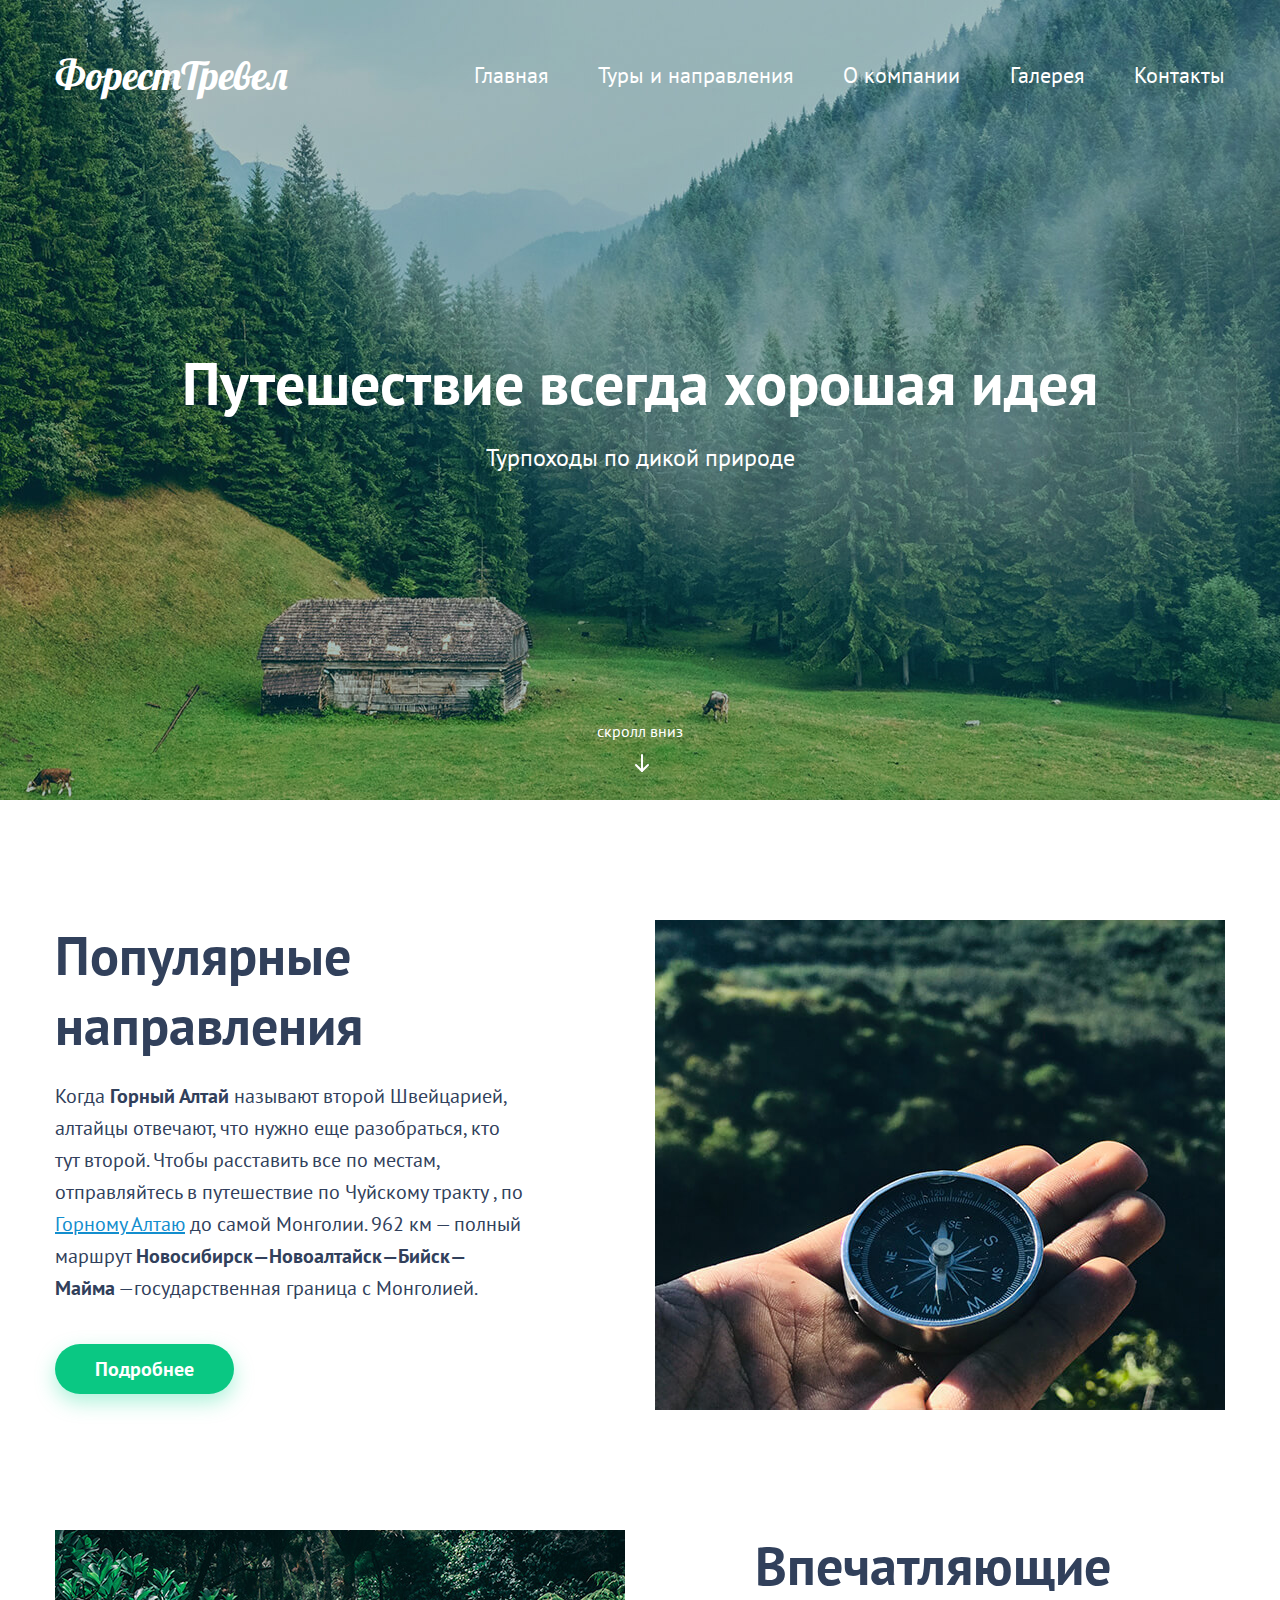
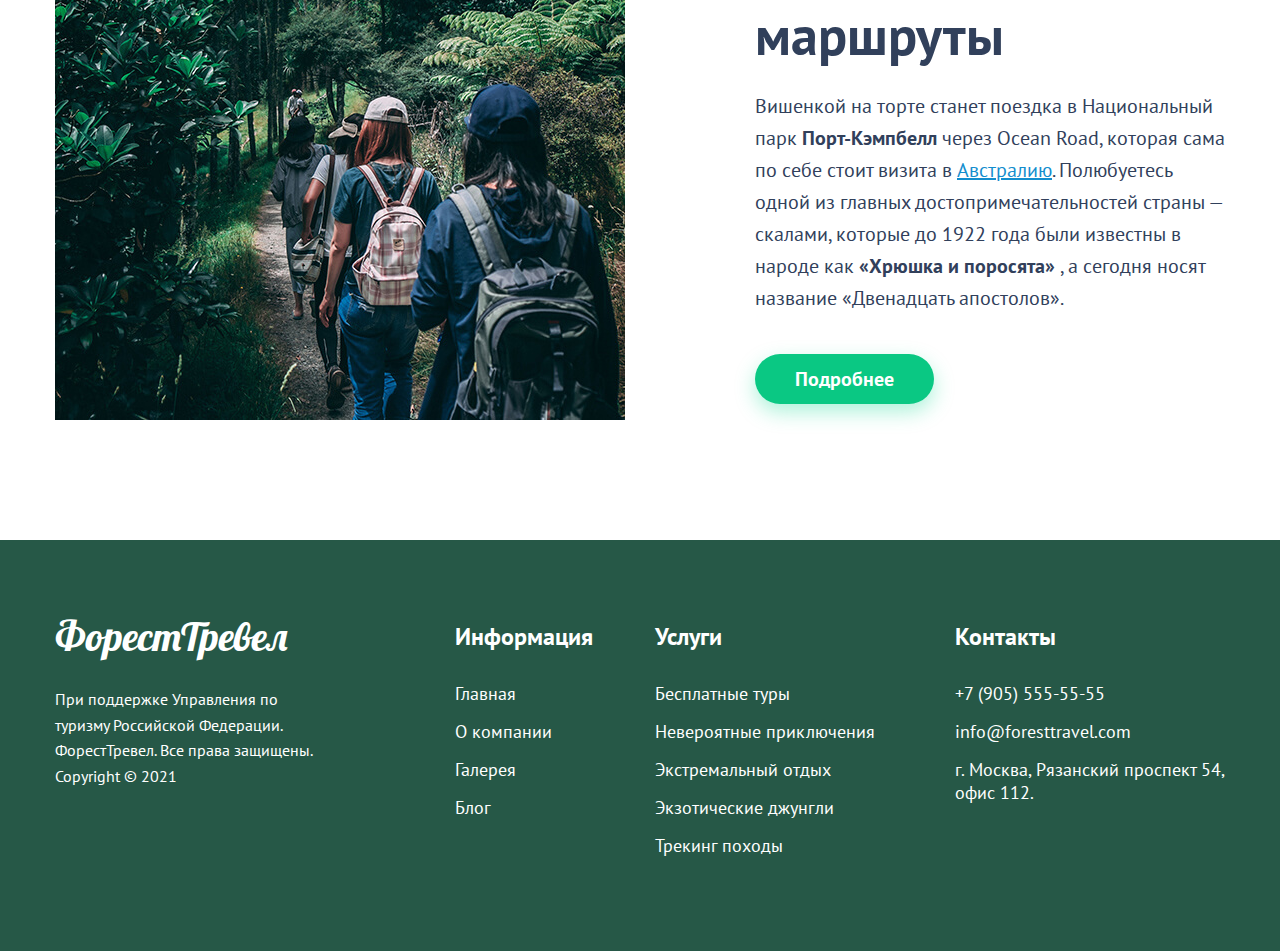
<file: index.html>
<!DOCTYPE html>
<html lang="ru">

<head>
    <meta charset="UTF-8">
    <meta name="viewport" content="width=device-width, initial-scale=1.0">
    <title>Туристическое агенство Форест Тревел</title>
    <meta name="description" content="Турпоходы по дикой природе от туристического агенства Форест Тревел в Москве">
    <meta name="keywords" content="турпоходы, лес, природа, турагенство, Форест Тревел">
    <link rel="stylesheet" href="./css/main.css">
    <link rel="preconnect" href="https://fonts.gstatic.com" crossorigin>
    <link href="https://fonts.googleapis.com/css2?family=Lobster&family=PT+Sans:wght@400;700&display=swap"
        rel="stylesheet">

    <meta property="og:url" content="http://makokoc3.beget.tech/forest-trevel/index.html">
    <meta property="og:type" content="website">
    <meta property="og:title" content="Туристическое агенство Форест Тревел">

    <meta property="og:description" content="Турпоходы по дикой природе">
    <meta property="og:image" content="http://makokoc3.beget.tech/forest-trevel/img/opengraph.jpg">

    <link rel="apple-touch-icon" sizes="180x180" href="./img/favicons/apple-touch-icon.png">
    <link rel="icon" type="image/png" sizes="32x32" href="./img/favicons/favicon-32x32.png">
    <link rel="icon" type="image/png" sizes="16x16" href="./img/favicons/favicon-16x16.png">
    <link rel="manifest" href="./img/favicons/site.webmanifest">
    <link rel="mask-icon" href="./img/favicons/favicons/safari-pinned-tab.svg" color="#5bbad5">
    <link rel="shortcut icon" href="./img/favicons/favicon.ico">

    <meta name="msapplication-TileColor" content="#00aba9">
    <meta name="msapplication-config" content="./img/browserconfig.xml">
    <meta name="theme-color" content="#ffffff">
</head>
<!-- ./img/apple-touch-icon.png -->
<body>
    <header class="header">
        <div class="header-top">
            <div class="logo">ФорестТревел</div>
            <nav class="header-nav">
                <ul class="header-nav-list">
                    <li class="header-nav-list-item"><a class="header-nav-link" href="./index.html">Главная</a></li>
                    <li class="header-nav-list-item"><a class="header-nav-link" href="./tours.html">Туры и
                            направления</a></li>
                    <li class="header-nav-list-item"><a class="header-nav-link" href="#">О компании</a></li>
                    <li class="header-nav-list-item"><a class="header-nav-link" href="#">Галерея</a></li>
                    <li class="header-nav-list-item"><a class="header-nav-link" href="./contacts.html">Контакты</a></li>
                </ul>
                <button class="header-nav-button">
                    <img src="./img/header/menu.svg" alt="Menu Button">
                </button>
            </nav>
        </div>

        <div class="header-content">
            <h1 class="header-title">Путешествие всегда хорошая идея</h1>
            <p>Турпоходы по дикой природе</p>
        </div>

        <a href="#header-scroll" class="header-scroll">скролл вниз</a>
    </header>

    <main class="main">
        <div class="container">
            <!-- main row -->
            <article class="main-row">
                <div class="main-content">
                    <div class="main-content-header">
                        <h2 class="main-header" id="header-scroll">Популярные направления</h2>
                    </div>
                    <div class="main-content-text">
                        <p>Когда <span>Горный Алтай</span> называют второй Швейцарией, алтайцы отвечают, что нужно еще
                            разобраться, кто тут второй. Чтобы расставить все по местам, отправляйтесь в путешествие по
                            Чуйскому тракту , по <a href="#">Горному Алтаю</a> до самой Монголии. 962 км — полный
                            маршрут <span>Новосибирск—Новоалтайск—Бийск—Майма</span> —государственная граница с
                            Монголией.</p>
                    </div>
                    <a href="#" class="button">Подробнее</a>
                </div>
                <div class="main-img">
                    <img src="./img/main-page/img-01.jpg" alt="Популярные направления">
                </div>
            </article>
            <!-- main row -->
            <article class="main-row">
                <div class="main-content">
                    <div class="main-content-header">
                        <h2 class="main-header">Впечатляющие маршруты</h2>
                    </div>
                    <div class="main-content-text">
                        <p>Вишенкой на торте станет поездка в Национальный парк <span>Порт-Кэмпбелл</span> через Ocean
                            Road, которая сама по себе стоит визита в <a href="#">Австралию</a>. Полюбуетесь одной из
                            главных достопримечательностей страны — скалами, которые до 1922 года были известны в народе
                            как <span>«Хрюшка и поросята»</span> , а сегодня носят название «Двенадцать апостолов».</p>
                    </div>
                    <a href="#" class="button">Подробнее</a>
                </div>
                <div class="main-img">
                    <img src="./img/main-page/img-02.jpg" alt="Впечатляющие маршруты">
                </div>
            </article>
        </div>
    </main>

    <footer class="footer">
        <div class="container">
            <div class="footer-row">
                <div class="footer-corypthing">
                    <div class="footer-logo">
                        <div class="logo">ФорестТревел</div>
                    </div>
                    <p>При поддержке Управления по туризму Российской Федерации. ФорестТревел. Все права защищены.
                        Copyright © 2021</p>
                </div>
                <div class="footer-widgets-wrapper">
                    <div class="footer-widget footer-widget-info">
                        <h3 class="footer-widget-title">Информация</h3>
                        <ul class="footer-widget-list">
                            <li><a href="./index.html">Главная</a></li>
                            <li><a href="#">О компании</a></li>
                            <li><a href="#">Галерея</a></li>
                            <li><a href="#">Блог</a></li>
                        </ul>
                    </div>
                    <div class="footer-widget footer-widget-services">
                        <h3 class="footer-widget-title">Услуги</h3>
                        <ul class="footer-widget-list">
                            <li><a href="#">Бесплатные туры</a></li>
                            <li><a href="#">Невероятные приключения</a></li>
                            <li><a href="#">Экстремальный отдых</a></li>
                            <li><a href="#">Экзотические джунгли</a></li>
                            <li><a href="./tracking.html">Трекинг походы</a></li>
                        </ul>
                    </div>
                    <div class="footer-widget footer-widget-contacts">
                        <h3 class="footer-widget-title">Контакты</h3>
                        <p><a href="tel:+7905555555">+7 (905) 555-55-55</a></з>
                        <p><a href="mailto:info@foresttravel.com">info@foresttravel.com</a></p>
                        <p>г. Москва, Рязанский проспект 54, офис 112.</p>
                    </div>
                </div>
            </div>
        </div>
    </footer>

</body>

</html>
</file>
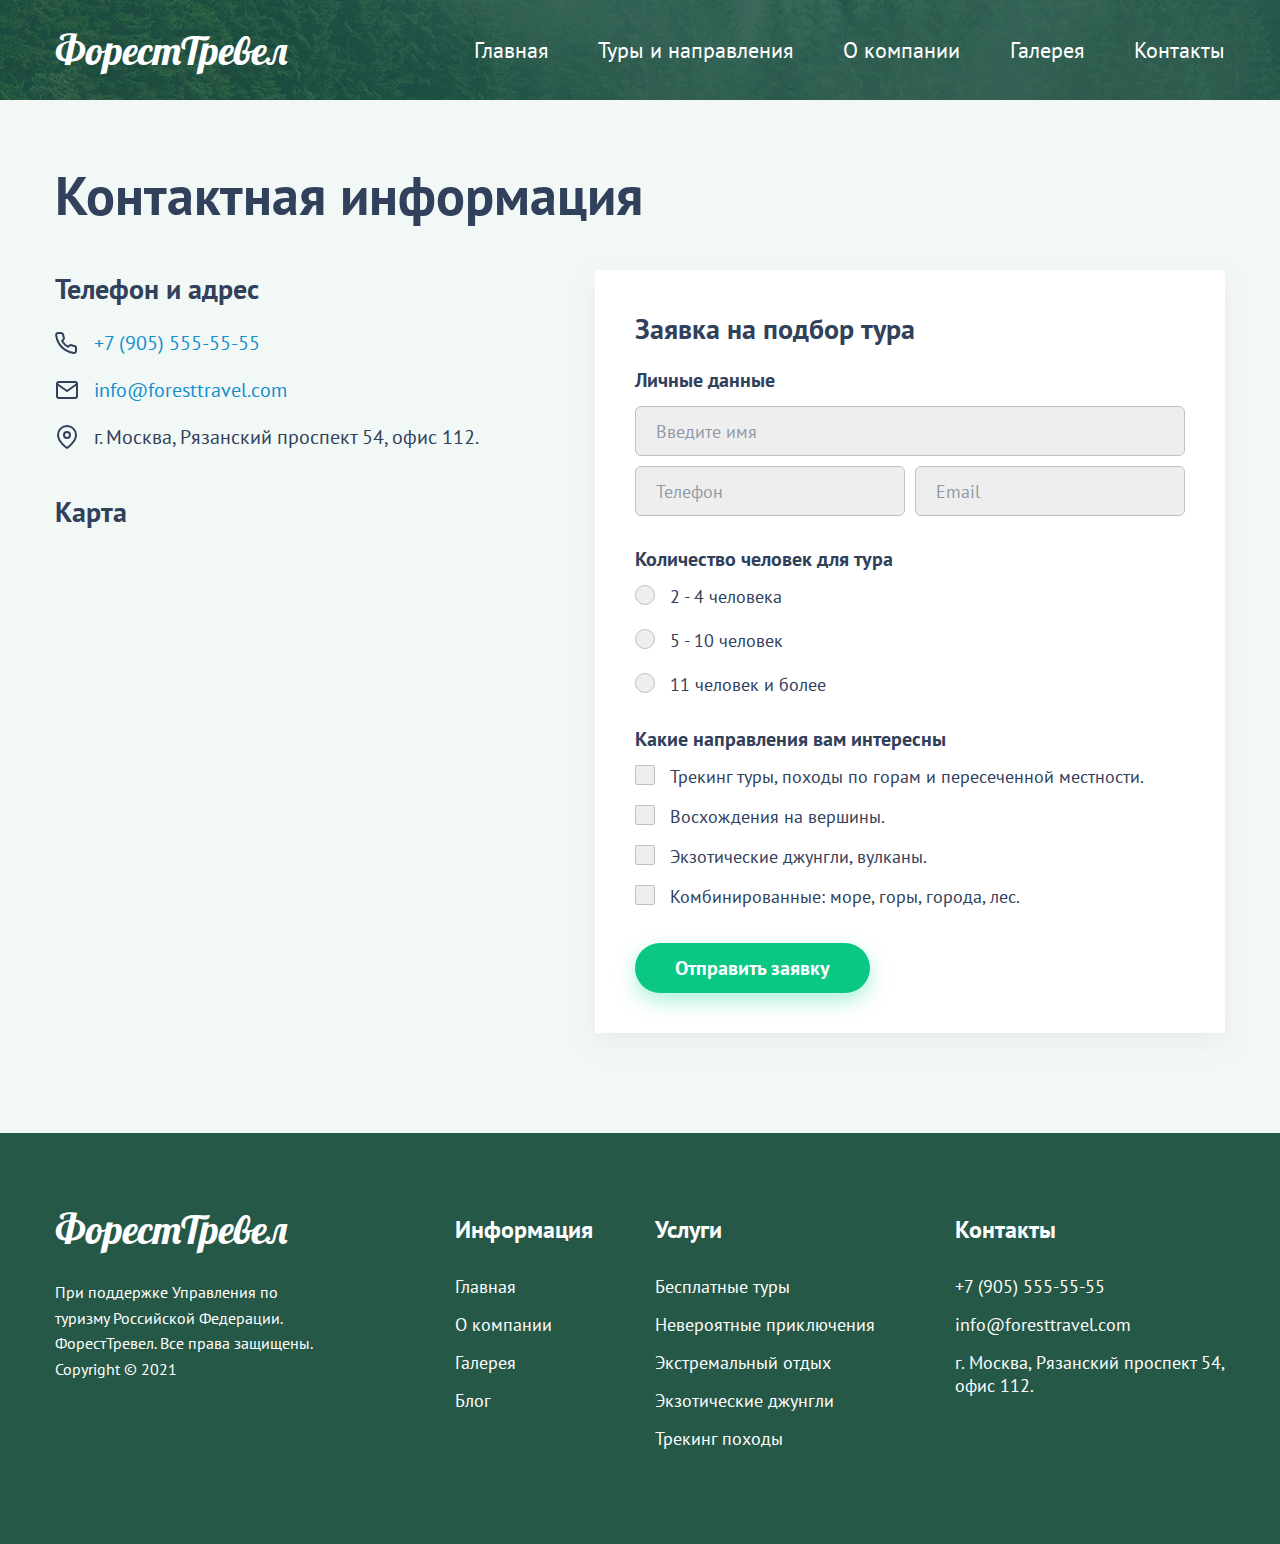
<file: contacts.html>
<!DOCTYPE html>
<html lang="ru">
<head>
    <meta charset="UTF-8">
    <meta name="viewport" content="width=device-width, initial-scale=1.0">
    <title>Контакты - агенство Форест Тревел</title>
    <link rel="stylesheet" href="./css/main.css">
    <link rel="preconnect" href="https://fonts.gstatic.com" crossorigin>
    <link href="https://fonts.googleapis.com/css2?family=Lobster&family=PT+Sans:wght@400;700&display=swap" rel="stylesheet">
    <meta property="og:url" content="http://makokoc3.beget.tech/forest-trevel/index.html">
    <meta property="og:type" content="website">
    <meta property="og:title" content="Контакты - агенство Форест Тревел">

    <meta property="og:description" content="Турпоходы по дикой природе">
    <meta property="og:image" content="http://makokoc3.beget.tech/forest-trevel/img/opengraph.jpg">
    <link rel="apple-touch-icon" sizes="180x180" href="./img/favicons/apple-touch-icon.png">
    <link rel="icon" type="image/png" sizes="32x32" href="./img/favicons/favicon-32x32.png">
    <link rel="icon" type="image/png" sizes="16x16" href="./img/favicons/favicon-16x16.png">
    <link rel="manifest" href="./img/favicons/site.webmanifest">
    <link rel="mask-icon" href="./img/favicons/favicons/safari-pinned-tab.svg" color="#5bbad5">
    <link rel="shortcut icon" href="./img/favicons/favicon.ico">

    <meta name="msapplication-TileColor" content="#00aba9">
    <meta name="msapplication-config" content="./img/browserconfig.xml">
    <meta name="theme-color" content="#ffffff">
</head>
<body class="bgcolor">
    <header class="header-inner">
        <div class="header-top">
            <div class="logo">ФорестТревел</div>
            <nav class="header-nav">
                <ul class="header-nav-list">
                    <li class="header-nav-list-item"><a class="header-nav-link" href="./index.html">Главная</a></li>
                    <li class="header-nav-list-item"><a class="header-nav-link" href="./tours.html">Туры и направления</a></li>
                    <li class="header-nav-list-item"><a class="header-nav-link" href="#">О компании</a></li>
                    <li class="header-nav-list-item"><a class="header-nav-link" href="#">Галерея</a></li>
                    <li class="header-nav-list-item"><a class="header-nav-link" href="./contacts.html">Контакты</a></li>
                </ul>
                <button class="header-nav-button">
                    <img src="./img/header/menu.svg" alt="Menu Button">
                </button>
            </nav>
        </div>
    </header>

    <main class="inner-page inner-page-contacts">
        <div class="container">
            <div class="contacts-header">
                <h1 class="main-header">Контактная информация</h1>
            </div>
            <div class="contact-row">
                <div class="contact-info">

                    <div class="contact-block">
                        <h3 class="contact-block-title">
                            Телефон и адрес
                        </h3>
                        <div class="contact-block-body">
                            <ul class="contact-list">
                                <li class="contact-list-icon phone">
                                    <a href="tel:+7905555555">+7 (905) 555-55-55</a>
                                </li>
                                <li class="contact-list-icon mail">
                                    <a href="mailto:info@foresttravel.com">info@foresttravel.com</a>
                                </li>
                                <li class="contact-list-icon addres">
                                    г. Москва, Рязанский проспект 54, офис 112.
                                </li>
                            </ul>
                        </div>
                    </div>
                    <div class="contact-block">
                        <h3 class="contact-block-title">
                            Карта
                        </h3>
                        <div class="contact-block-body">
                            <script type="text/javascript" charset="utf-8" async src="https://api-maps.yandex.ru/services/constructor/1.0/js/?um=constructor%3A2cceb350fe78185998a794661eec591d6ada0fb4abf0dde453a13c7ca45a0192&amp;width=470&amp;height=345&amp;lang=ru_RU&amp;scroll=true"></script>
                        </div>
                    </div>
                    
                </div>
                
                <form class="form">
                    <h3 class="form-title">
                        Заявка на подбор тура
                    </h3>

                    <!-- form group -->
                    <fieldset class="form-group">
                        <legend class="form-group-title">Личные данные</legend>

                        <div class="form-group-row">
                            <input class="input" type="text" placeholder="Введите имя">
                        </div>

                        <div class="form-group-row form-group-row-line">
                            <input class="input" type="tel" placeholder="Телефон" required>
                            <input class="input" type="email" placeholder="Email">
                        </div>
                    </fieldset>
                    <!-- // form group -->

                    <!--  form group -->
                    <fieldset class="form-group">
                        <legend class="form-group-title">Количество человек для тура</legend>

                        <label class="radio-row">
                            <input name="number-of-people" class="real-radio" type="radio">
                            <span class="custom-radio"></span>
                            <span>2 - 4 человека</span>
                        </label>

                        <label class="radio-row">
                            <input name="number-of-people" class="real-radio" type="radio">
                            <span class="custom-radio"></span>
                            <span>5 - 10 человек</span>
                        </label>

                        <label class="radio-row">
                            <input name="number-of-people" class="real-radio" type="radio">
                            <span class="custom-radio"></span>
                            <span>11 человек и более</span>
                        </label>
                    </fieldset>
                    <!-- // form group -->

                    <!-- form group -->
                    <fieldset class="form-group">
                        <legend class="form-group-title">Какие направления вам интересны</legend>

                        <label class="checkbox-row">
                            <input name="directions1" class="real-checkbox" type="checkbox">
                            <span class="custom-checkbox"></span>
                            <span>Трекинг туры, походы по горам и пересеченной местности.</span>
                        </label>

                        <label class="checkbox-row">
                            <input name="directions2" class="real-checkbox" type="checkbox">
                            <span class="custom-checkbox"></span>
                            <span>Восхождения на вершины.</span>
                        </label>

                        <label class="checkbox-row">
                            <input name="directions3" class="real-checkbox" type="checkbox">
                            <span class="custom-checkbox"></span>
                            <span>Экзотические джунгли, вулканы.</span>
                        </label>

                        <label class="checkbox-row">
                            <input name="directions4" class="real-checkbox" type="checkbox">
                            <span class="custom-checkbox"></span>
                            <span>Комбинированные: море, горы, города, лес.</span>
                        </label>
                    </fieldset>
                    <!-- // form group -->
                    <button class="button">Отправить заявку</button>
                </form>
            </div>
        </div>
    </main>

    <footer class="footer">
        <div class="container">
            <div class="footer-row">
                <div class="footer-corypthing">
                    <div class="footer-logo">
                        <div class="logo">ФорестТревел</div>
                    </div>
                    <p>При поддержке Управления по туризму Российской Федерации. ФорестТревел. Все права защищены. Copyright © 2021</p>
                </div>
                <div class="footer-widgets-wrapper">
                    <div class="footer-widget footer-widget-info">
                        <h3 class="footer-widget-title">Информация</h3>
                        <ul class="footer-widget-list">
                            <li><a href="./index.html">Главная</a></li>
                            <li><a href="#">О компании</a></li>
                            <li><a href="#">Галерея</a></li>
                            <li><a href="#">Блог</a></li>
                        </ul>
                    </div>
                    <div class="footer-widget footer-widget-services">
                        <h3 class="footer-widget-title">Услуги</h3>
                        <ul class="footer-widget-list">
                            <li><a href="#">Бесплатные туры</a></li>
                            <li><a href="#">Невероятные приключения</a></li>
                            <li><a href="#">Экстремальный отдых</a></li>
                            <li><a href="#">Экзотические джунгли</a></li>
                            <li><a href="./tracking.html">Трекинг походы</a></li>
                        </ul>
                    </div>  
                    <div class="footer-widget footer-widget-contacts">
                        <h3 class="footer-widget-title">Контакты</h3>
                        <p><a href="tel:+7905555555">+7 (905) 555-55-55</a></з>
                        <p><a href="mailto:info@foresttravel.com">info@foresttravel.com</a></p>
                        <p>г. Москва, Рязанский проспект 54, офис 112.</p>
                    </div>  
                </div>
            </div>
        </div>
    </footer>
</body>
</html>
</file>
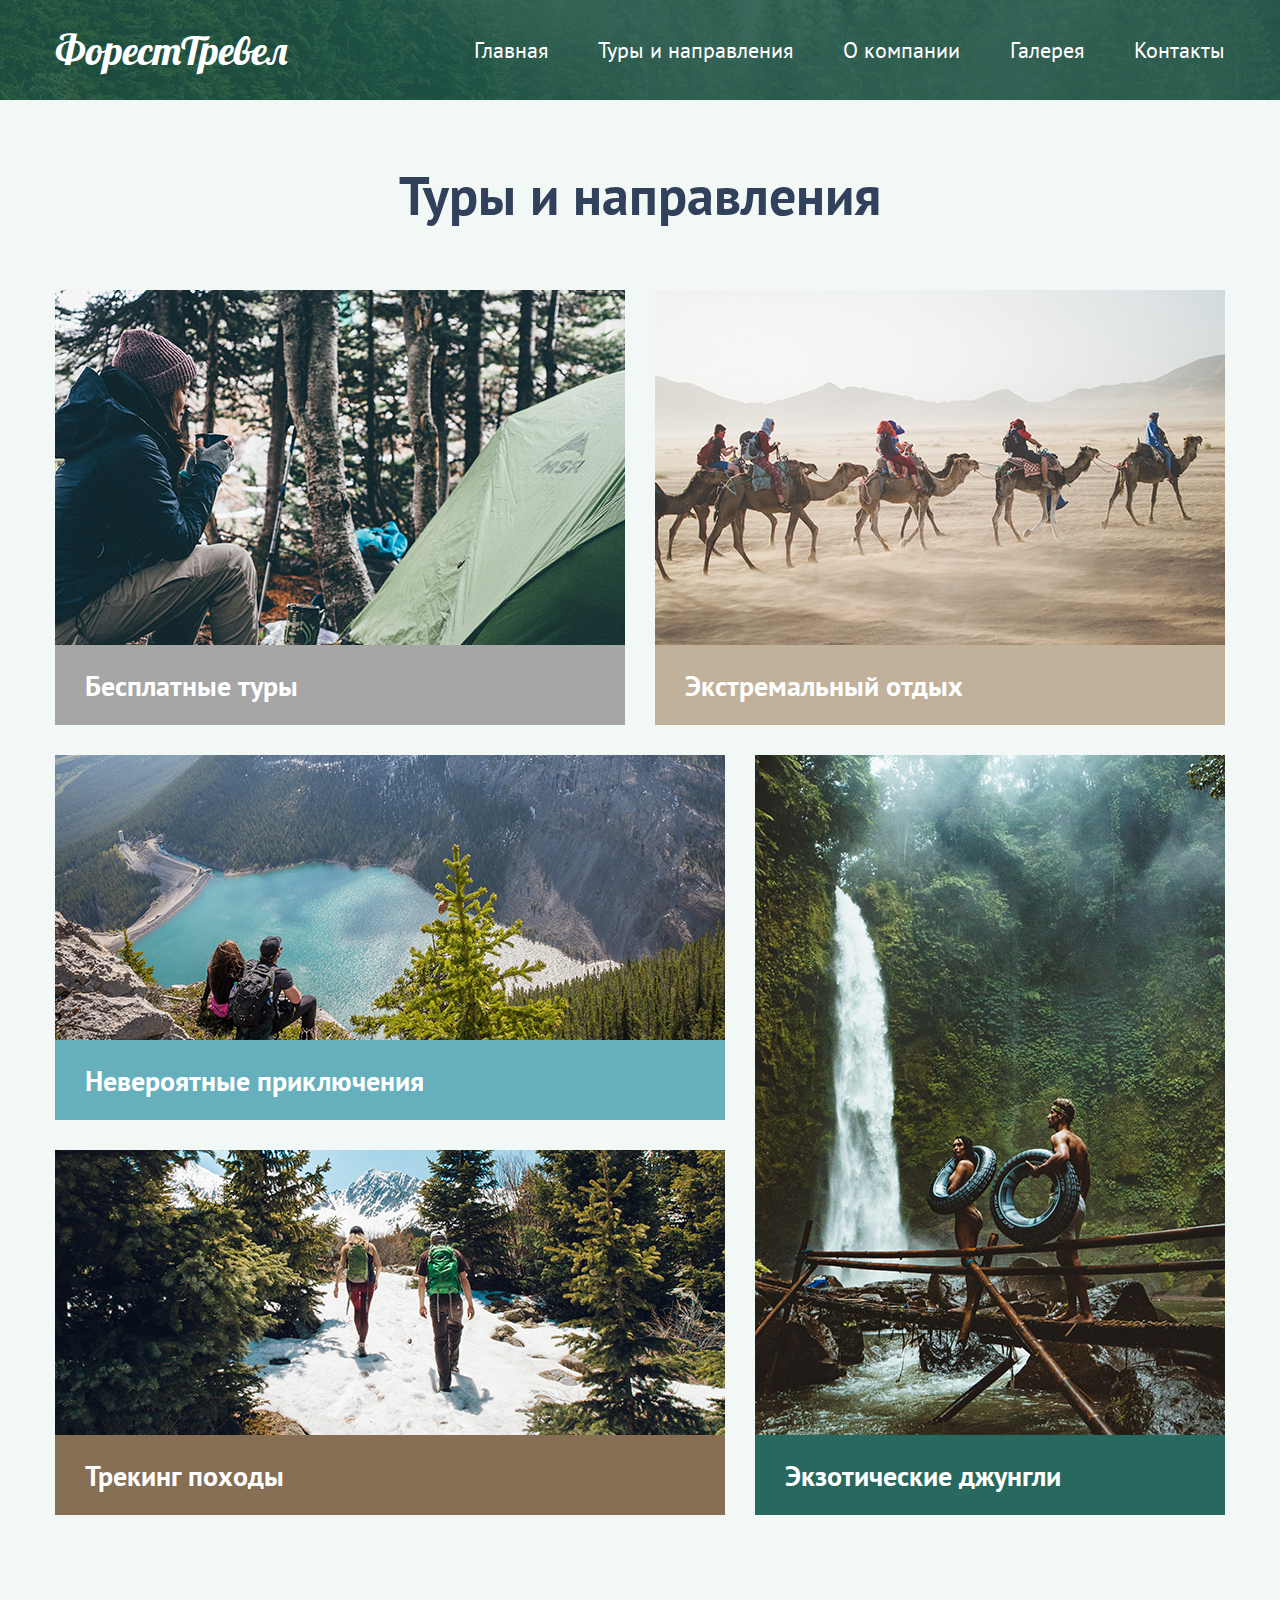
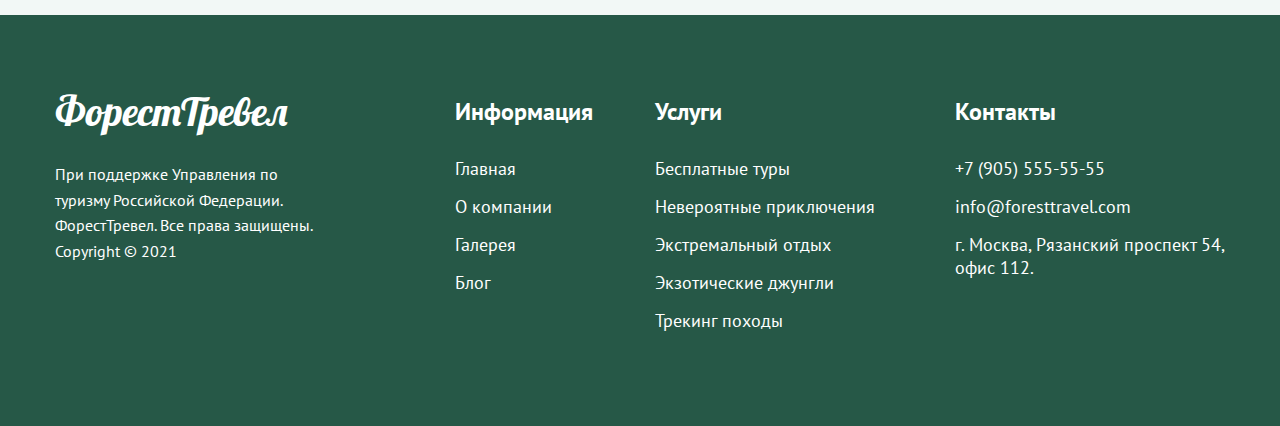
<file: tours.html>
<!DOCTYPE html>
<html lang="ru">
<head>
    <meta charset="UTF-8">
    <meta name="viewport" content="width=device-width, initial-scale=1.0">
    <title>Туры и направления - агенство Форест Тревел</title>
    <link rel="stylesheet" href="./css/main.css">
    <link rel="preconnect" href="https://fonts.gstatic.com" crossorigin>
    <link href="https://fonts.googleapis.com/css2?family=Lobster&family=PT+Sans:wght@400;700&display=swap" rel="stylesheet">
    <meta property="og:url" content="http://makokoc3.beget.tech/forest-trevel/index.html">
    <meta property="og:type" content="website">
    <meta property="og:title" content="Туры и направления - агенство Форест Тревел">

    <meta property="og:description" content="Турпоходы по дикой природе">
    <meta property="og:image" content="http://makokoc3.beget.tech/forest-trevel/img/opengraph.jpg">
    <link rel="apple-touch-icon" sizes="180x180" href="./img/favicons/apple-touch-icon.png">
    <link rel="icon" type="image/png" sizes="32x32" href="./img/favicons/favicon-32x32.png">
    <link rel="icon" type="image/png" sizes="16x16" href="./img/favicons/favicon-16x16.png">
    <link rel="manifest" href="./img/favicons/site.webmanifest">
    <link rel="mask-icon" href="./img/favicons/favicons/safari-pinned-tab.svg" color="#5bbad5">
    <link rel="shortcut icon" href="./img/favicons/favicon.ico">

    <meta name="msapplication-TileColor" content="#00aba9">
    <meta name="msapplication-config" content="./img/browserconfig.xml">
    <meta name="theme-color" content="#ffffff">
</head>
<body class="bgcolor">
    <header class="header-inner">
        <div class="header-top">
            <div class="logo">ФорестТревел</div>
            <nav class="header-nav">
                <ul class="header-nav-list">
                    <li class="header-nav-list-item"><a class="header-nav-link" href="./index.html">Главная</a></li>
                    <li class="header-nav-list-item"><a class="header-nav-link" href="./tours.html">Туры и направления</a></li>
                    <li class="header-nav-list-item"><a class="header-nav-link" href="#">О компании</a></li>
                    <li class="header-nav-list-item"><a class="header-nav-link" href="#">Галерея</a></li>
                    <li class="header-nav-list-item"><a class="header-nav-link" href="./contacts.html">Контакты</a></li>
                </ul>
                <button class="header-nav-button">
                    <img src="./img/header/menu.svg" alt="Menu Button">
                </button>
            </nav>
        </div>
    </header>

    <main class="inner-page inner-page-tours">
        <div class="container">
            <div class="inner-page-tours-header">
                <h1 class="main-header">Туры и направления</h1>
            </div>

            <!-- cards-wrapper -->
            <div class="cards-wrapper">
                <div class="cards-row">


                    <div class="cards-row-item">
                        <a href="#" class="standart-card">
                            <picture>
                                <source media="(max-width: 599px)" srcset="./img/cards/free/4.jpg">
                                <source media="(max-width: 899px)" srcset="./img/cards/free/3.jpg">
                                <source media="(max-width: 1199px)" srcset="./img/cards/free/2.jpg">
                                <img src="./img/cards/free/1.jpg" alt="Бесплатные туры">
                            </picture>
                            <div class="card-title-wrapper">
                                <h2 class="card-title">Бесплатные туры</h2>
                            </div>
                        </a>
                    </div>

                    <div class="cards-row-item">
                        <a href="#" class="standart-card ">
                            <picture>
                                <source media="(max-width: 599px)" srcset="./img/cards/extreme/4.jpg">
                                <source media="(max-width: 899px)" srcset="./img/cards/extreme/3.jpg">
                                <source media="(max-width: 1199px)" srcset="./img/cards/extreme/2.jpg">
                                <img src="./img/cards/extreme/1.jpg" alt="Бесплатные туры">
                            </picture>
                            <div class="card-title-wrapper extreme-color">
                                <h2 class="card-title">Экстремальный отдых</h2>
                            </div>
                        </a>
                    </div>
                </div>
                <div class="cards-row">
                    <div class="cards-column">
                        <div class="wide-card-item">
                            <a href="#" class="wide-card">
                                <picture>
                                    <source media="(max-width: 599px)" srcset="./img/cards/incredible/4.jpg">
                                    <source media="(max-width: 899px)" srcset="./img/cards/incredible/3.jpg">
                                    <source media="(max-width: 1199px)" srcset="./img/cards/incredible/2.jpg">
                                    <img src="./img/cards/incredible/1.jpg" alt="Невероятные приключения">
                                </picture>
                                <div class="card-title-wrapper adventures-color">
                                    <h2 class="card-title">Невероятные приключения</h2>
                                </div>
                            </a>
                        </div>

                        <div class="wide-card-item">
                            <a href="./tracking.html" class="wide-card ">
                                <picture>
                                    <source media="(max-width: 599px)" srcset="./img/cards/tracking/4.jpg">
                                    <source media="(max-width: 899px)" srcset="./img/cards/tracking/3.jpg">
                                    <source media="(max-width: 1199px)" srcset="./img/cards/tracking/2.jpg">
                                    <img src="./img/cards/tracking/1.jpg" alt="Трекинг походы">
                                </picture>
                                <div class="card-title-wrapper tracking-color">
                                    <h2 class="card-title">Трекинг походы</h2>
                                </div>
                            </a>
                        </div>

                    </div>
                    
                    <div class="high-card-item">
                        <a href="#" class="high-card">
                            <picture>
                                <source media="(max-width: 599px)" srcset="./img/cards/exotic/4.jpg">
                                <source media="(max-width: 899px)" srcset="./img/cards/exotic/3.jpg">
                                <source media="(max-width: 1199px)" srcset="./img/cards/exotic/2.jpg">
                                <img src="./img/cards/exotic/1.jpg" alt="Экзотические джунгли">
                            </picture>
                            <div class="card-title-wrapper jungle-color">
                                <h2 class="card-title">Экзотические джунгли</h2>
                            </div>
                        </a>
                    </div>
                </div>
            </div>
            <!-- //cards-wrapper -->

        </div>
    </main>

    <footer class="footer">
        <div class="container">
            <div class="footer-row">
                <div class="footer-corypthing">
                    <div class="footer-logo">
                        <div class="logo">ФорестТревел</div>
                    </div>
                    <p>При поддержке Управления по туризму Российской Федерации. ФорестТревел. Все права защищены. Copyright © 2021</p>
                </div>
                <div class="footer-widgets-wrapper">
                    <div class="footer-widget footer-widget-info">
                        <h3 class="footer-widget-title">Информация</h3>
                        <ul class="footer-widget-list">
                            <li><a href="./index.html">Главная</a></li>
                            <li><a href="#">О компании</a></li>
                            <li><a href="#">Галерея</a></li>
                            <li><a href="#">Блог</a></li>
                        </ul>
                    </div>
                    <div class="footer-widget footer-widget-services">
                        <h3 class="footer-widget-title">Услуги</h3>
                        <ul class="footer-widget-list">
                            <li><a href="#">Бесплатные туры</a></li>
                            <li><a href="#">Невероятные приключения</a></li>
                            <li><a href="#">Экстремальный отдых</a></li>
                            <li><a href="#">Экзотические джунгли</a></li>
                            <li><a href="./tracking.html">Трекинг походы</a></li>
                        </ul>
                    </div>  
                    <div class="footer-widget footer-widget-contacts">
                        <h3 class="footer-widget-title">Контакты</h3>
                        <p><a href="tel:+7905555555">+7 (905) 555-55-55</a></з>
                        <p><a href="mailto:info@foresttravel.com">info@foresttravel.com</a></p>
                        <p>г. Москва, Рязанский проспект 54, офис 112.</p>
                    </div>  
                </div>
            </div>
        </div>
    </footer>

</body>
</html>
</file>
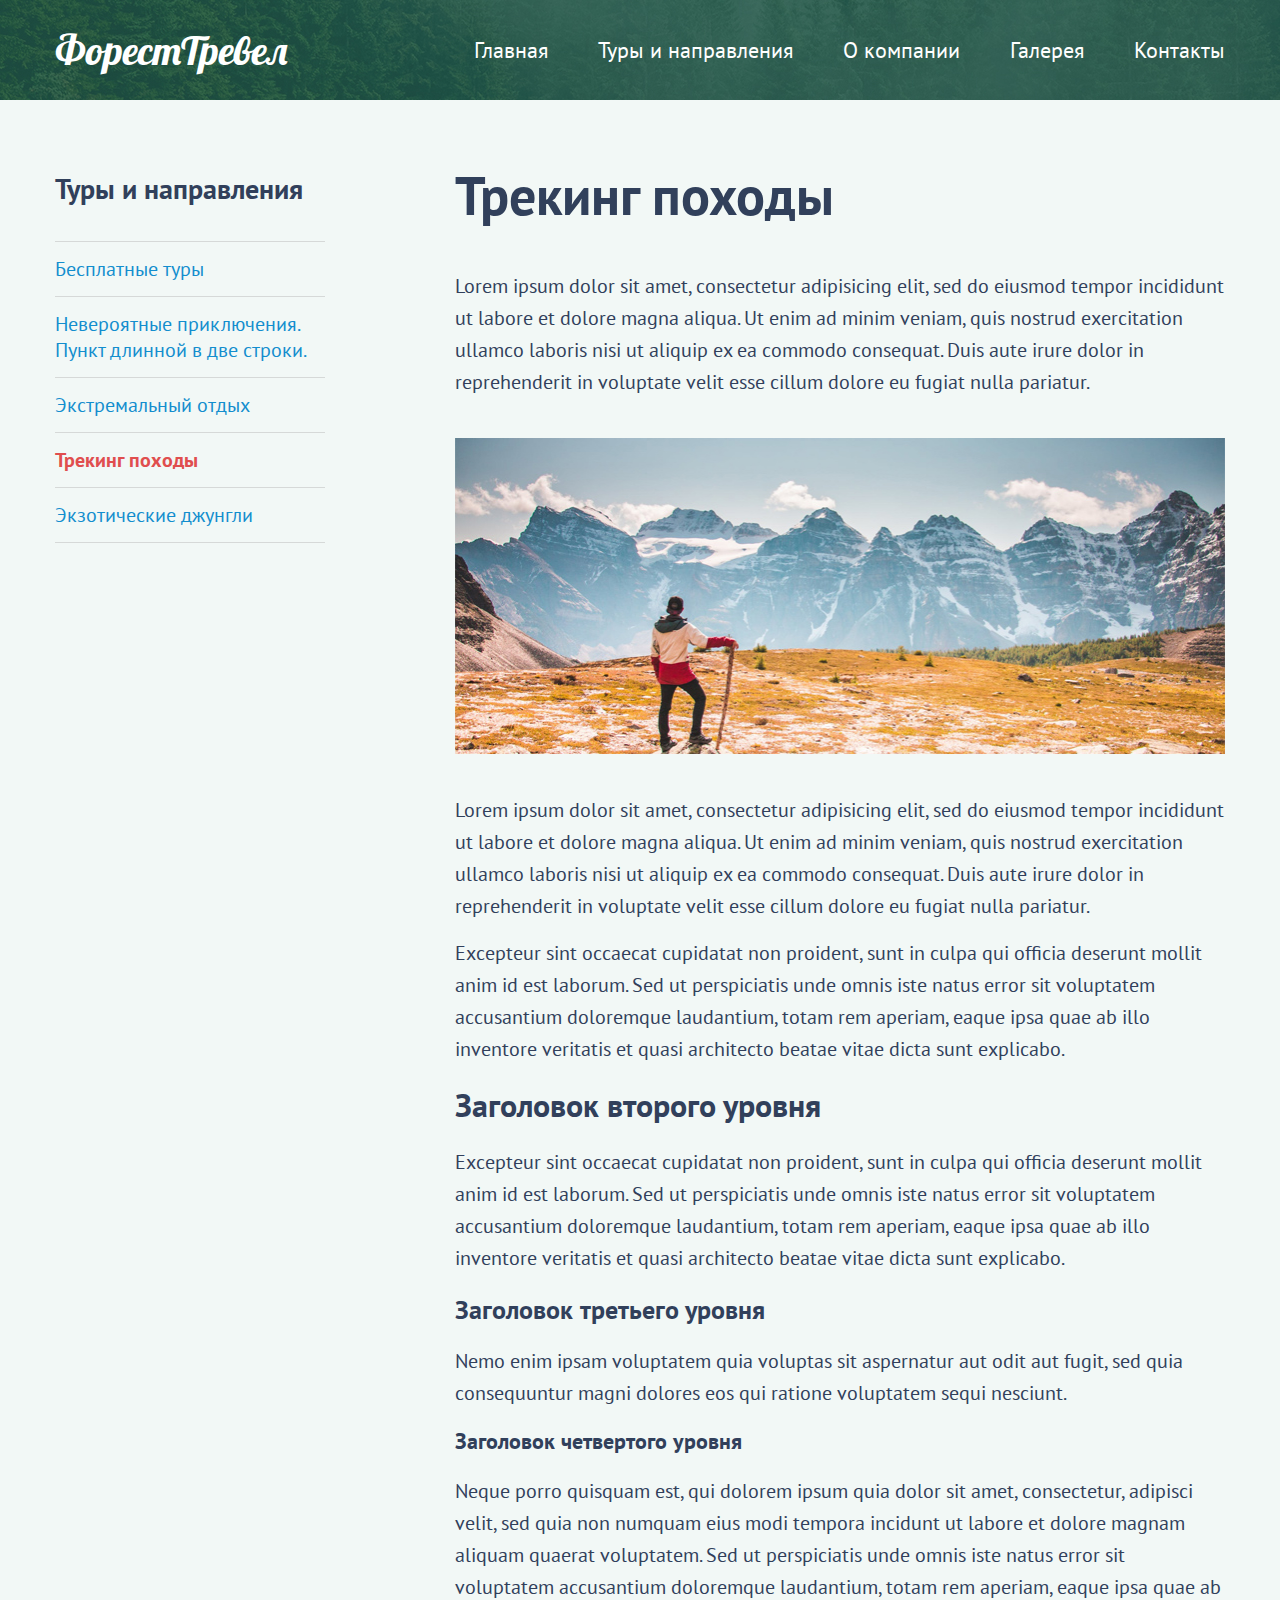
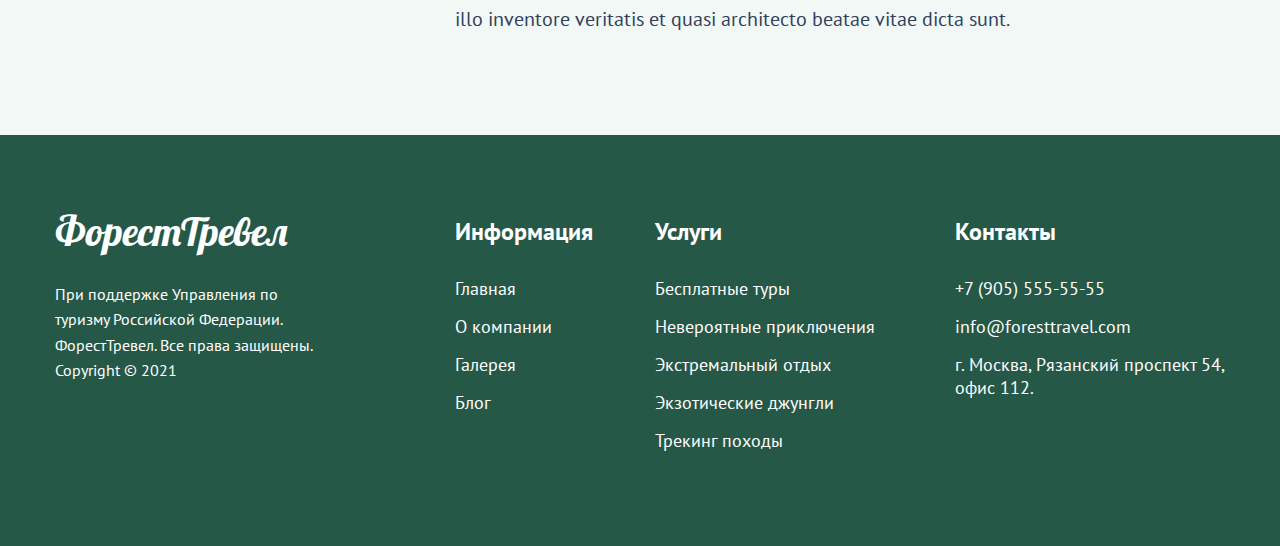
<file: tracking.html>
<!DOCTYPE html>
<html lang="ru">

<head>
    <meta charset="UTF-8">
    <meta name="viewport" content="width=device-width, initial-scale=1.0">
    <title>Трекинг походы - агенство Форест Тревел</title>
    <link rel="stylesheet" href="./css/main.css">
    <link rel="preconnect" href="https://fonts.gstatic.com" crossorigin>
    <link href="https://fonts.googleapis.com/css2?family=Lobster&family=PT+Sans:wght@400;700&display=swap"
    rel="stylesheet">

    <meta property="og:url" content="http://makokoc3.beget.tech/forest-trevel/index.html">
    <meta property="og:type" content="website">
    <meta property="og:title" content="Трекинг походы - агенство Форест Тревел">
    <meta property="og:description" content="Турпоходы по дикой природе">
    <meta property="og:image" content="http://makokoc3.beget.tech/forest-trevel/img/articles/tracking.jpg">
    <link rel="apple-touch-icon" sizes="180x180" href="./img/favicons/apple-touch-icon.png">
    <link rel="icon" type="image/png" sizes="32x32" href="./img/favicons/favicon-32x32.png">
    <link rel="icon" type="image/png" sizes="16x16" href="./img/favicons/favicon-16x16.png">
    <link rel="manifest" href="./img/favicons/site.webmanifest">
    <link rel="mask-icon" href="./img/favicons/favicons/safari-pinned-tab.svg" color="#5bbad5">
    <link rel="shortcut icon" href="./img/favicons/favicon.ico">

    <meta name="msapplication-TileColor" content="#00aba9">
    <meta name="msapplication-config" content="./img/browserconfig.xml">
    <meta name="theme-color" content="#ffffff">
</head>

<body class="bgcolor">
    <header class="header-inner">
        <div class="header-top">
            <div class="logo">ФорестТревел</div>
            <nav class="header-nav">
                <ul class="header-nav-list">
                    <li class="header-nav-list-item"><a class="header-nav-link" href="./index.html">Главная</a></li>
                    <li class="header-nav-list-item"><a class="header-nav-link" href="./tours.html">Туры и
                            направления</a></li>
                    <li class="header-nav-list-item"><a class="header-nav-link" href="#">О компании</a></li>
                    <li class="header-nav-list-item"><a class="header-nav-link" href="#">Галерея</a></li>
                    <li class="header-nav-list-item"><a class="header-nav-link" href="./contacts.html">Контакты</a></li>
                </ul>
                <button class="header-nav-button">
                    <img src="./img/header/menu.svg" alt="Menu Button">
                </button>
            </nav>
        </div>
    </header>

    <main class="inner-page inner-page-tracking">
        <div class="container">
            <div class="row-article-page">
                <nav class="article-page-nav">
                    <h3 class="article-page-nav-title">Туры и направления</h3>
                    <ul class="article-page-nav-list">
                        <li><a href="#">Бесплатные туры</a></li>
                        <li><a href="#">Невероятные приключения. Пункт длинной в две строки.</a></li>
                        <li><a href="#">Экстремальный отдых</a></li>
                        <li><a href="#" class="active">Трекинг походы</a></li>
                        <li><a href="#">Экзотические джунгли</a></li>
                    </ul>
                </nav>
                <article class="article-page-article">
                    <h1>Трекинг походы</h1>
                    <p>Lorem ipsum dolor sit amet, consectetur adipisicing elit, sed do eiusmod tempor incididunt ut labore et dolore magna aliqua. Ut enim ad minim veniam, quis nostrud exercitation ullamco laboris nisi ut aliquip ex ea commodo consequat. Duis aute irure dolor in reprehenderit in voluptate velit esse cillum dolore eu fugiat nulla pariatur. </p>
                    <picture class="article-page-article-img">
                        <source media="(max-width: 599px)" srcset="./img/articles/2.jpg">
                        <source media="(max-width: 899px)" srcset="./img/articles/1.jpg">
                        <source media="(max-width: 1199px)" srcset="./img/articles/1.jpg">
                        <img src="./img/articles/tracking.jpg" alt="Трекинг походы">
                    </picture>
                    
                    <p>Lorem ipsum dolor sit amet, consectetur adipisicing elit, sed do eiusmod tempor incididunt ut labore et dolore magna aliqua. Ut enim ad minim veniam, quis nostrud exercitation ullamco laboris nisi ut aliquip ex ea commodo consequat. Duis aute irure dolor in reprehenderit in voluptate velit esse cillum dolore eu fugiat nulla pariatur.</p>
                    <p>Excepteur sint occaecat cupidatat non proident, sunt in culpa qui officia deserunt mollit anim id est laborum. Sed ut perspiciatis unde omnis iste natus error sit voluptatem accusantium doloremque laudantium, totam rem aperiam, eaque ipsa quae ab illo inventore veritatis et quasi architecto beatae vitae dicta sunt explicabo. </p>
                    <h2>Заголовок второго уровня</h2>
                    <p>Excepteur sint occaecat cupidatat non proident, sunt in culpa qui officia deserunt mollit anim id est laborum. Sed ut perspiciatis unde omnis iste natus error sit voluptatem accusantium doloremque laudantium, totam rem aperiam, eaque ipsa quae ab illo inventore veritatis et quasi architecto beatae vitae dicta sunt explicabo. </p>
                    <h3>Заголовок третьего уровня</h3>
                    <p>Nemo enim ipsam voluptatem quia voluptas sit aspernatur aut odit aut fugit, sed quia consequuntur magni dolores eos qui ratione voluptatem sequi nesciunt.</p>
                    <h4>Заголовок четвертого уровня</h4>
                    <p>Neque porro quisquam est, qui dolorem ipsum quia dolor sit amet, consectetur, adipisci velit, sed quia non numquam eius modi tempora incidunt ut labore et dolore magnam aliquam quaerat voluptatem. Sed ut perspiciatis unde omnis iste natus error sit voluptatem accusantium doloremque laudantium, totam rem aperiam, eaque ipsa quae ab illo inventore veritatis et quasi architecto beatae vitae dicta sunt.</p>
                </article>
            </div>
        </div>
    </main>

    <footer class="footer">
        <div class="container">
            <div class="footer-row">
                <div class="footer-corypthing">
                    <div class="footer-logo">
                        <div class="logo">ФорестТревел</div>
                    </div>
                    <p>При поддержке Управления по туризму Российской Федерации. ФорестТревел. Все права защищены.
                        Copyright © 2021</p>
                </div>
                <div class="footer-widgets-wrapper">
                    <div class="footer-widget footer-widget-info">
                        <h3 class="footer-widget-title">Информация</h3>
                        <ul class="footer-widget-list">
                            <li><a href="./index.html">Главная</a></li>
                            <li><a href="#">О компании</a></li>
                            <li><a href="#">Галерея</a></li>
                            <li><a href="#">Блог</a></li>
                        </ul>
                    </div>
                    <div class="footer-widget footer-widget-services">
                        <h3 class="footer-widget-title">Услуги</h3>
                        <ul class="footer-widget-list">
                            <li><a href="#">Бесплатные туры</a></li>
                            <li><a href="#">Невероятные приключения</a></li>
                            <li><a href="#">Экстремальный отдых</a></li>
                            <li><a href="#">Экзотические джунгли</a></li>
                            <li><a href="./tracking.html">Трекинг походы</a></li>
                        </ul>
                    </div>
                    <div class="footer-widget footer-widget-contacts">
                        <h3 class="footer-widget-title">Контакты</h3>
                        <p><a href="tel:+7905555555">+7 (905) 555-55-55</a></з>
                        <p><a href="mailto:info@foresttravel.com">info@foresttravel.com</a></p>
                        <p>г. Москва, Рязанский проспект 54, офис 112.</p>
                    </div>
                </div>
            </div>
        </div>
    </footer>

</body>

</html>
</file>
<file: css/main.css>
/* Reset and base styles  */
html {
  scroll-behavior: smooth;
  height: 100%;
}

body {
  display: flex;
  flex-direction: column;
  font-family: 'PT Sans', sans-serif;
  line-height: normal;
  color: #31405B;
  height: 100%;
}

body > * {
  flex-shrink: 0;
}

.bgcolor {
  background-color: #F2F8F6;
}

.container {
  width: 1200px;
  margin: 0 auto;
  padding: 0 15px;
}
@media (max-width: 1199px) {
  .container {
    width: 900px;
  }
}
@media (max-width: 899px) {
  .container {
    width: 100%;
  }
}
@media (max-width: 599px) {
  .container {
    width: 100%;
  }
}

.main-header {
  font-size: 54px;
  font-weight: 700;
}

* {
  padding: 0px;
  margin: 0px;
  border: none;
}

*,
*::before,
*::after {
  box-sizing: border-box;
}

/* Links */
a, a:link, a:visited {
  color: inherit;
  text-decoration: none;
  display: inline-block;
}

a:hover {
  text-decoration: none;
}

/* Common */
aside, nav, footer, header, section, main {
  display: block;
}

h1, h2, h3, h4, h5, h6, p {
  font-size: inherit;
  font-weight: inherit;
}

ul, ul li {
  list-style: none;
}

img {
  display: block;
}

img, svg {
  max-width: 100%;
  height: auto;
}

address {
  font-style: normal;
}

/* Form */
input, textarea, button, select {
  font-family: inherit;
  font-size: inherit;
  color: inherit;
  background-color: transparent;
}

input::-ms-clear {
  display: none;
}

button, input[type="submit"] {
  display: inline-block;
  box-shadow: none;
  background-color: transparent;
  background: none;
  cursor: pointer;
}

input:focus, input:active,
button:focus, button:active {
  outline: none;
}

button::-moz-focus-inner {
  padding: 0;
  border: 0;
}

label {
  cursor: pointer;
}

legend {
  display: block;
}

.header {
  position: relative;
  height: 800px;
  padding-top: 50px;
  background-color: #265847;
  background-image: url(./../img/header/header-bg.jpg);
  background-position: center;
  background-size: cover;
  color: #FFF;
}

.header-top {
  display: flex;
  justify-content: space-between;
  align-items: center;
  margin: 0 auto;
  width: 1170px;
}

.header-nav {
  font-size: 22px;
}

.header-nav-list {
  display: flex;
}

.header-nav-list-item:not(:last-child) {
  margin-right: 50px;
}

.header-nav-link {
  text-decoration: none;
}

.header-nav-button {
  display: none;
}

.header-content {
  height: auto;
  position: absolute;
  top: 50%;
  left: 50%;
  transform: translate(-50%, -50%);
  width: 1170px;
  text-align: center;
}

.header-title {
  margin-top: 17px;
  font-size: 60px;
  font-weight: 700;
  margin-bottom: 20px;
}

.header-content p {
  font-size: 24px;
}

.header-scroll {
  position: absolute;
  bottom: 25px;
  left: 50%;
  transform: translateX(-50%);
  display: inline-block;
  padding-bottom: 34px;
  font-size: 16px;
  text-align: center;
  text-decoration: none;
  transition: all 0.4s ease-in;
}

.header-scroll::after {
  position: absolute;
  bottom: 0;
  left: 50%;
  transform: translateX(-50%);
  content: "";
  display: block;
  width: 20px;
  height: 24px;
  background-image: url(../img/header/arrow-down.svg);
}

.header-scroll:hover {
  opacity: 0.5;
}

.main {
  padding: 120px 0;
}

.main-row {
  display: flex;
  justify-content: space-between;
  margin-bottom: 120px;
}

.main-row:last-child {
  margin-bottom: 0;
}

.main-content {
  width: 470px;
}

.main-content-header {
  margin-bottom: 20px;
}

.main-header {
  line-height: 1.3;
}

.main-row:nth-child(even) {
  flex-direction: row-reverse;
}

.main-content-text {
  margin-bottom: 40px;
  color: #31405B;
  font-size: 20px;
  line-height: 1.6;
}

.main-content-text span {
  font-weight: 700;
}

.main-content-text a {
  color: #138ECE;
  text-decoration: underline;
}

.main-content .button {
  color: #fff;
}

.main-img {
  width: 570px;
}

.footer {
  margin-top: auto;
  padding: 71px 0 94px;
  background-color: #265847;
  color: #fff;
}

.footer a {
  text-decoration: none;
}

.footer a:hover {
  text-decoration: underline;
}

.footer-row {
  display: flex;
  justify-content: space-between;
}

.footer-widgets-wrapper {
  display: flex;
  padding-top: 10px;
}

.footer-corypthing {
  width: 270px;
}

.footer-logo {
  margin-bottom: 26px;
}

.footer-corypthing p {
  font-size: 16px;
  line-height: 1.6;
}

.footer-widget {
  font-size: 18px;
}

.footer-widget-info {
  width: 170px;
}

.footer-widget-services,
.footer-widget-contacts {
  width: 270px;
}

.footer-widget + .footer-widget {
  margin-left: 30px;
}

.footer-widget p {
  margin-top: 0;
  margin-bottom: 15px;
}

.footer-widget p:last-child {
  margin-bottom: 0;
}

.footer-widget-title {
  margin-bottom: 30px;
  font-size: 24px;
  font-weight: 700;
}

.footer-widget-list {
  font-size: 18px;
}

.footer-widget-list li {
  margin-bottom: 15px;
}

.footer-widget-list li:last-child {
  margin-bottom: 0;
}

.contacts-header {
  margin-bottom: 40px;
}

.contact-row {
  display: flex;
  justify-content: space-between;
  align-items: flex-start;
}

.contact-info {
  width: 470px;
}

.contact-block + .contact-block {
  margin-top: 40px;
}

.contact-block-title {
  margin-bottom: 20px;
  font-size: 28px;
  font-weight: 700;
}

.contact-block-body {
  font-size: 20px;
}

.contact-list {
  line-height: 1.6;
}

.contact-list li {
  margin-bottom: 15px;
}

.contact-list li:last-child {
  margin-bottom: 0;
}

.contact-list a {
  color: #138ECE;
}

.contact-list-icon {
  padding-left: 39px;
  position: relative;
}

.contact-list-icon::before {
  position: absolute;
  content: '';
  display: block;
  width: 24px;
  height: 24px;
  top: 4px;
  left: 0;
}

.contact-list-icon.phone::before {
  background-image: url(./../img/icons/phone.svg);
}

.contact-list-icon.mail::before {
  background-image: url(./../img/icons/mail.svg);
}

.contact-list-icon.addres::before {
  background-image: url(./../img/icons/map-pin.svg);
}

.input {
  width: 100%;
  height: 50px;
  padding: 0 20px;
  display: block;
  border: 1px solid #C0C0C0;
  border-radius: 6px;
  background-color: #EEE;
  font-size: 18px;
}

.input::placeholder {
  color: rgba(49, 64, 91, 0.5);
}

.input:focus {
  border: 1px solid black;
  box-shadow: 0 0 10px rgba(82, 85, 85, 0.525);
}

.radio-row {
  margin-bottom: 21px;
  display: flex;
  align-items: flex-start;
}

.radio-row:last-child {
  margin-bottom: 0;
}

.real-radio {
  width: 0;
  height: 0;
  position: absolute;
  opacity: 0;
  z-index: -1;
  appearance: none;
}

.custom-radio {
  position: relative;
  display: inline-block;
  flex-shrink: 0;
  margin-right: 15px;
  width: 20px;
  height: 20px;
  vertical-align: bottom;
  background: #eee;
  border: 1px solid #C0C0C0;
  border-radius: 50%;
}

.real-radio:focus + .custom-radio {
  border: 1px solid #2AB698;
  box-shadow: 0 0 10px rgba(42, 182, 152, 0.525);
}

.custom-radio::before {
  display: block;
  position: absolute;
  content: '';
  width: 12px;
  height: 12px;
  border-radius: 50%;
  background: #2AB698;
  top: 50%;
  left: 50%;
  transform: translate(-50%, -50%) scale(0);
  transition: transform 0.2s ease-in;
}

.real-radio:checked + .custom-radio::before {
  transform: translate(-50%, -50%) scale(1);
}

.checkbox-row {
  margin-bottom: 17px;
  display: flex;
  align-items: flex-start;
}

.checkbox-row:last-child {
  margin-bottom: 0;
}

.real-checkbox {
  width: 0;
  height: 0;
  position: absolute;
  opacity: 0;
  z-index: -1;
  appearance: none;
}

.custom-checkbox {
  position: relative;
  display: inline-block;
  margin-right: 15px;
  width: 20px;
  height: 20px;
  vertical-align: bottom;
  flex-shrink: 0;
  background: #eee;
  border: 1px solid #C0C0C0;
  border-radius: 2px;
}

.real-checkbox:focus + .custom-checkbox {
  border: 1px solid #2AB698;
  box-shadow: 0 0 10px rgba(42, 182, 152, 0.525);
}

.custom-checkbox::before {
  display: block;
  position: absolute;
  content: '';
  width: 17px;
  height: 17px;
  background-image: url(./../img/icons/check.svg);
  top: 50%;
  left: 50%;
  transform: translate(-50%, -50%) scale(0);
  transition: transform 0.2s ease-in;
}

.real-checkbox:checked + .custom-checkbox::before {
  transform: translate(-50%, -50%) scale(1);
}

.cards-wrapper {
  display: flex;
  flex-direction: column;
  row-gap: 30px;
}

.cards-row {
  display: flex;
  justify-content: space-between;
}

.cards-column {
  display: flex;
  flex-direction: column;
  row-gap: 30px;
}

.standart-card {
  width: 570px;
}

.wide-card {
  width: 670px;
}

.high-card {
  width: 470px;
}

.standart-card,
.wide-card,
.high-card {
  transition: all 0.3s ease-in;
}

.standart-card:hover,
.wide-card:hover,
.high-card:hover {
  opacity: 0.7;
}

.card-title-wrapper {
  display: flex;
  align-items: center;
  height: 80px;
  padding: 0 30px;
  background-color: #A6A6A6;
  color: #fff;
  overflow: hidden;
  white-space: nowrap;
}

.card-title {
  font-size: 28px;
  font-weight: 700;
  text-overflow: ellipsis;
  overflow: hidden;
}

.inner-page {
  padding: 60px 0 100px;
}

.header-inner {
  display: flex;
  align-items: center;
  height: 100px;
  background-color: #265847;
  background-image: url(./../img/header/header-small-bg.jpg);
  background-position: center;
  background-size: cover;
  color: #FFF;
}

.inner-page-tours-header {
  margin-bottom: 60px;
  text-align: center;
}

.extreme-color {
  background-color: #C1B19B;
}

.adventures-color {
  background-color: #66B0BE;
}

.tracking-color {
  background-color: #876F56;
}

.jungle-color {
  background-color: #27695E;
}

.row-article-page {
  display: flex;
  justify-content: space-between;
}

.article-page-nav {
  width: 270px;
  flex-shrink: 0;
  flex-grow: 0;
}

.article-page-nav-title {
  padding-top: 10px;
  margin-bottom: 34px;
  color: #31405B;
  font-size: 28px;
  font-weight: 700;
}

.article-page-nav-list {
  border-top: 1px solid #D6D9D8;
  font-size: 20px;
}

.article-page-nav-list li {
  border-bottom: 1px solid #D6D9D8;
}

.article-page-nav-list a {
  display: block;
  padding: 14px 0;
  color: #138ECE;
}

.article-page-nav-list a:hover {
  text-decoration: underline;
}

.article-page-nav-list a.active {
  font-weight: 700;
  color: #E04E4E;
}

.article-page-article {
  width: 770px;
  flex-shrink: 0;
  flex-grow: 0;
  color: #31405B;
  font-size: 20px;
  line-height: 1.6;
}

.article-page-article h2,
.article-page-article h3,
.article-page-article h4,
.article-page-article h5,
.article-page-article h6 {
  margin-bottom: 15px;
  font-weight: 700;
}

.article-page-article h1 {
  margin-bottom: 40px;
  font-size: 54px;
  font-weight: 700;
  line-height: normal;
}

.article-page-article h2 {
  font-size: 32px;
}

.article-page-article h3 {
  font-size: 26px;
}

.article-page-article h4 {
  font-size: 22px;
}

.article-page-article h5 {
  font-size: 20px;
}

.article-page-article h6 {
  font-size: 18px;
}

.article-page-article p {
  margin-bottom: 15px;
}

.article-page-article > *:last-child {
  margin: 0;
}

.article-page-article img {
  margin: 40px 0;
}

.button {
  height: 50px;
  padding: 0 40px;
  border-radius: 50px;
  background-color: #0AC883;
  box-shadow: 0px 8px 20px 0px rgba(24, 219, 148, 0.35);
  text-align: center;
  color: #fff;
  font-size: 20px;
  line-height: 50px;
  font-weight: 700;
}

.logo {
  font-family: 'Lobster', cursive;
  font-size: 40px;
  color: #fff;
  font-weight: normal;
}

.form {
  padding: 40px;
  width: 630px;
  background: #FFF;
  box-shadow: 0px 10px 20px 0px rgba(211, 211, 211, 0.25);
}

.form-title {
  margin-bottom: 20px;
  font-size: 28px;
  font-weight: 700;
}

.form-group {
  margin-bottom: 30px;
  font-size: 18px;
}

.form-group:last-of-type {
  margin-bottom: 35px;
}

.form-group-title {
  margin-bottom: 13px;
  font-size: 20px;
  font-weight: 700;
}

.form-group-row {
  margin-bottom: 10px;
  display: flex;
  justify-content: space-between;
}

.form-group-row:last-child {
  margin-bottom: 0;
}

.form-group-row > .input + .input {
  margin-left: 10px;
}

.mistake {
  text-align: center;
}

.mistake-descr a {
  color: #138ECE;
  text-decoration: underline;
}

/* Tablet */
@media (max-width: 1199px) {
  .header {
    height: 591px;
  }

  .header-top {
    width: 100%;
    padding: 0 15px;
  }

  .header-content {
    width: 900px;
    padding: 0 15px;
  }

  .header-nav-list {
    display: none;
  }

  .header-nav-button {
    display: block;
  }

  .header-title {
    font-size: 52px;
  }

  .header-scroll {
    font-size: 0;
  }

  /* Main */
  .main {
    padding: 80px 0;
  }

  .main-row {
    margin-bottom: 80px;
  }

  .main-content {
    width: 420px;
  }

  .main-header {
    font-size: 50px;
    line-height: 1;
  }

  .main-content-text {
    margin-bottom: 20px;
    font-size: 18px;
  }

  .main-img {
    width: 420px;
  }

  /* Footer */
  .footer {
    padding: 50px 0;
  }

  .footer-corypthing {
    width: 195px;
  }

  .footer-logo {
    margin-bottom: 20px;
  }

  .footer-logo .logo {
    font-size: 30px;
  }

  .footer-corypthing p {
    font-size: 14px;
  }

  .footer-widget-services {
    display: none;
  }

  .footer-widget-title {
    margin-bottom: 20px;
  }
}
@media (max-width: 1199px) {
  .inner-page-tours {
    padding-bottom: 60px;
  }

  .inner-page-tours-header {
    margin-bottom: 40px;
  }
  .inner-page-tours-header .main-header {
    font-size: 50px;
  }

  .cards-row .card-title-wrapper {
    height: 60px;
    padding: 0 20px;
  }
  .cards-row .card-title {
    font-size: 24px;
  }
  .cards-row .standart-card {
    width: 420px;
  }
  .cards-row .wide-card {
    width: 495px;
  }
  .cards-row .high-card {
    width: 345px;
  }
}
@media (max-width: 1199px) {
  .inner-page-tracking {
    padding: 40px 0 60px;
  }

  .row-article-page {
    column-gap: 30px;
  }

  .article-page-nav-list {
    font-size: 18px;
  }

  .article-page-article {
    width: 570px;
  }

  .article-page-article h1 {
    font-size: 50px;
    margin-bottom: 20px;
  }

  .article-page-article img {
    margin: 30px 0;
  }

  .article-page-article p {
    font-size: 18px;
  }
}
@media (max-width: 1199px) {
  .inner-page-contacts {
    padding: 40px 0 60px;
  }

  .contacts-header {
    font-size: 50px;
    margin-bottom: 30px;
  }

  .contact-row {
    flex-direction: column;
  }

  .contact-info {
    display: flex;
    width: unset;
    column-gap: 30px;
    margin-bottom: 40px;
  }

  .contact-block {
    width: 420px;
  }

  .contact-block + .contact-block {
    margin-top: 0;
  }

  .contact-block-title {
    font-size: 24px;
  }

  .contact-block-body {
    font-size: 18px;
  }

  .contact-block-body iframe {
    width: 420px;
  }

  .form {
    width: 870px;
  }
}
/* Mobile */
@media (max-width: 899px) {
  .header-top,
  .header-content {
    width: 100%;
  }

  .header-title {
    font-size: 42px;
    line-height: 1;
  }

  .header-content p {
    font-size: 20px;
  }

  /* Main */
  .main {
    padding: 60px 0;
  }

  .main-content {
    width: auto;
  }

  .main-row {
    flex-direction: row-reverse;
    margin-bottom: 60px;
  }

  .main-row:nth-child(even) {
    flex-direction: row-reverse;
  }

  .main-header {
    font-size: 42px;
  }

  .main-content-text {
    font-size: 16px;
  }

  .button {
    font-size: 18px;
    padding: 0 30px;
    height: 46px;
    line-height: 46px;
  }

  .main-img {
    width: 170px;
    margin-right: 30px;
    flex-shrink: 0;
  }

  .main-img img {
    height: 100%;
    width: 100%;
    object-fit: cover;
  }

  /* Footer */
  .footer {
    padding: 40px 0;
  }

  .footer-row {
    flex-wrap: wrap;
  }

  .footer-corypthing {
    width: auto;
  }

  .footer-corypthing {
    order: 1;
  }

  .footer-widgets-wrapper {
    width: 100%;
    margin-bottom: 50px;
    padding-top: 0;
  }

  .footer-widgets-wrapper > * {
    width: calc(50% - 15px);
  }
}
@media (max-width: 899px) {
  .inner-page-tours {
    padding: 40px 0;
  }

  .inner-page-tours-header {
    margin-bottom: 40px;
  }
  .inner-page-tours-header .main-header {
    font-size: 42px;
  }

  .cards-row {
    flex-direction: column;
    align-items: center;
  }
  .cards-row .card-title-wrapper {
    height: 60px;
    padding: 0 25px;
  }
  .cards-row .card-title {
    font-size: 24px;
  }
  .cards-row .standart-card {
    width: 570px;
  }
  .cards-row .wide-card {
    width: 570px;
  }
  .cards-row .high-card {
    margin-top: 30px;
    width: 570px;
  }
}
@media (max-width: 899px) {
  .inner-page-tracking {
    padding: 14px 0 60px;
  }

  .row-article-page {
    flex-direction: column-reverse;
    align-items: center;
  }

  .article-page-nav {
    margin-top: 46px;
    width: 570px;
  }

  .article-page-nav-title {
    padding-top: 0;
  }

  .article-page-article h1 {
    font-size: 42px;
  }

  .article-page-article img {
    margin: 20px 0;
  }

  .article-page-article p {
    font-size: 16px;
  }
}
@media (max-width: 899px) {
  .inner-page-contacts {
    padding: 40px 0;
  }

  .contacts-header {
    font-size: 42px;
  }

  .contact-row {
    align-items: center;
  }

  .contact-info {
    width: 570px;
    flex-direction: column;
  }

  .contact-block:first-child {
    margin-bottom: 40px;
  }

  .contact-block-body iframe {
    width: 570px;
  }

  .form {
    width: 570px;
    padding: 30px;
  }
}
/* Mobile XS */
@media (max-width: 599px) {
  .header-top,
  .header-content {
    width: 100%;
  }

  .logo {
    font-size: 30px;
  }

  .header-title {
    font-size: 32px;
    margin-bottom: 10px;
  }

  .header-content p {
    font-size: 18px;
  }

  /* Main */
  .main {
    padding: 40px 0;
  }

  .main-row {
    flex-direction: column-reverse;
    margin-bottom: 40px;
  }

  .main-row:nth-child(even) {
    flex-direction: column-reverse;
  }

  .main-header {
    font-size: 34px;
  }

  .main-img {
    width: auto;
    height: 150px;
    margin-right: 0;
    margin-bottom: 20px;
  }

  /* Footer */
  .footer {
    text-align: center;
  }

  .footer-row {
    flex-direction: column;
  }

  .footer-corypthing p {
    width: 290px;
    display: inline-block;
    text-align: center;
  }

  .footer-widgets-wrapper {
    flex-direction: column;
    align-items: center;
    margin-bottom: 40px;
  }

  .footer-widget {
    width: 100%;
    margin-bottom: 40px;
  }

  .footer-widget:last-child {
    margin-bottom: 0;
  }

  .footer-widget-title {
    margin-bottom: 10px;
    font-size: 20px;
  }

  .footer-widget-list, .footer-widget-contacts p {
    font-size: 16px;
  }

  .footer-widget-list li {
    margin-bottom: 10px;
  }

  .footer-widget-services {
    display: block;
  }

  .footer-widget + .footer-widget {
    margin-left: 0;
  }
}
@media (max-width: 599px) {
  .inner-page-tours {
    padding: 40px 0;
  }

  .inner-page-tours-header {
    margin-bottom: 30px;
  }
  .inner-page-tours-header .main-header {
    font-size: 28px;
  }

  .cards-wrapper {
    row-gap: 20px;
  }

  .cards-column {
    row-gap: 20px;
  }

  .cards-row {
    flex-direction: column;
    align-items: center;
    row-gap: 20px;
  }
  .cards-row .card-title-wrapper {
    height: 50px;
    padding: 0 15px;
  }
  .cards-row .card-title {
    font-size: 20px;
  }
  .cards-row .standart-card {
    width: 290px;
  }
  .cards-row .wide-card {
    width: 290px;
  }
  .cards-row .high-card {
    margin-top: 0;
    width: 290px;
  }
}
@media (max-width: 599px) {
  .inner-page-tracking {
    padding: 20px 0 40px;
  }

  .article-page-nav {
    margin-top: 0;
    width: 290px;
  }

  .article-page-nav-list {
    font-size: 16px;
  }

  .article-page-article {
    width: 290px;
  }

  .article-page-nav-title {
    padding-top: 0;
    margin-bottom: 15px;
  }

  .article-page-nav-list a {
    padding: 8px 0;
  }

  .article-page-article h1 {
    font-size: 28px;
  }

  .article-page-article p {
    font-size: 15px;
  }
}
@media (max-width: 599px) {
  .contacts-header {
    font-size: 28px;
  }

  .contact-row {
    flex-direction: column;
  }

  .contact-block {
    width: 290px;
  }

  .contact-info {
    width: unset;
    margin-bottom: 30px;
  }

  .contact-block:first-child {
    margin-bottom: 30px;
  }

  .contact-block-body iframe {
    width: 290px;
    height: 203px;
  }

  .contact-block-title {
    font-size: 20px;
  }

  .contact-block-body {
    font-size: 16px;
  }

  .form {
    width: 290px;
    padding: 20px 15px 30px;
  }

  .form-group {
    margin-bottom: 20px;
  }

  .form-title {
    font-size: 20px;
  }

  .form-group-title {
    font-size: 18px;
    margin-bottom: 10px;
  }

  .form-group:last-of-type {
    margin-bottom: 20px;
  }

  .form-group-row-line {
    display: block;
  }

  .form-group-row-line input:first-child {
    margin-bottom: 10px;
  }

  .form-group-row > .input + .input {
    margin-left: 0;
  }
}

/*# sourceMappingURL=main.css.map */
</file>
